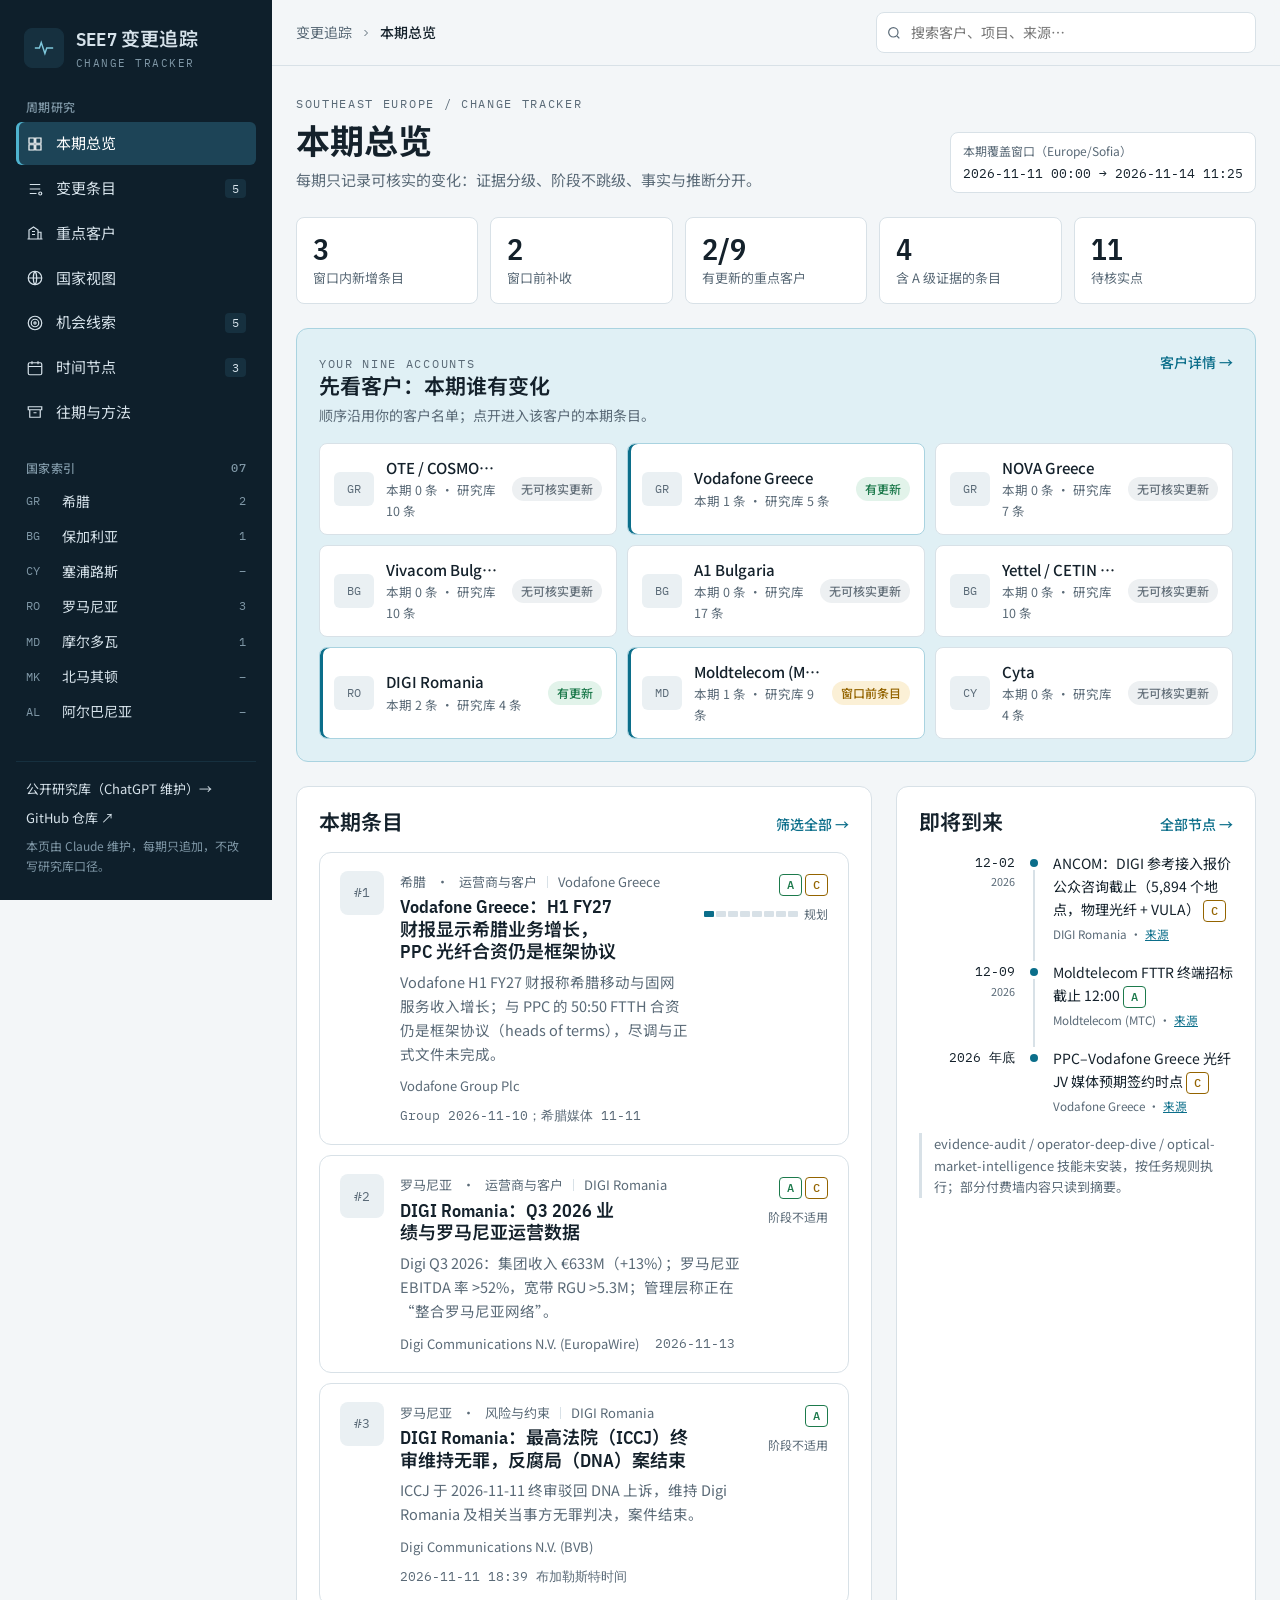
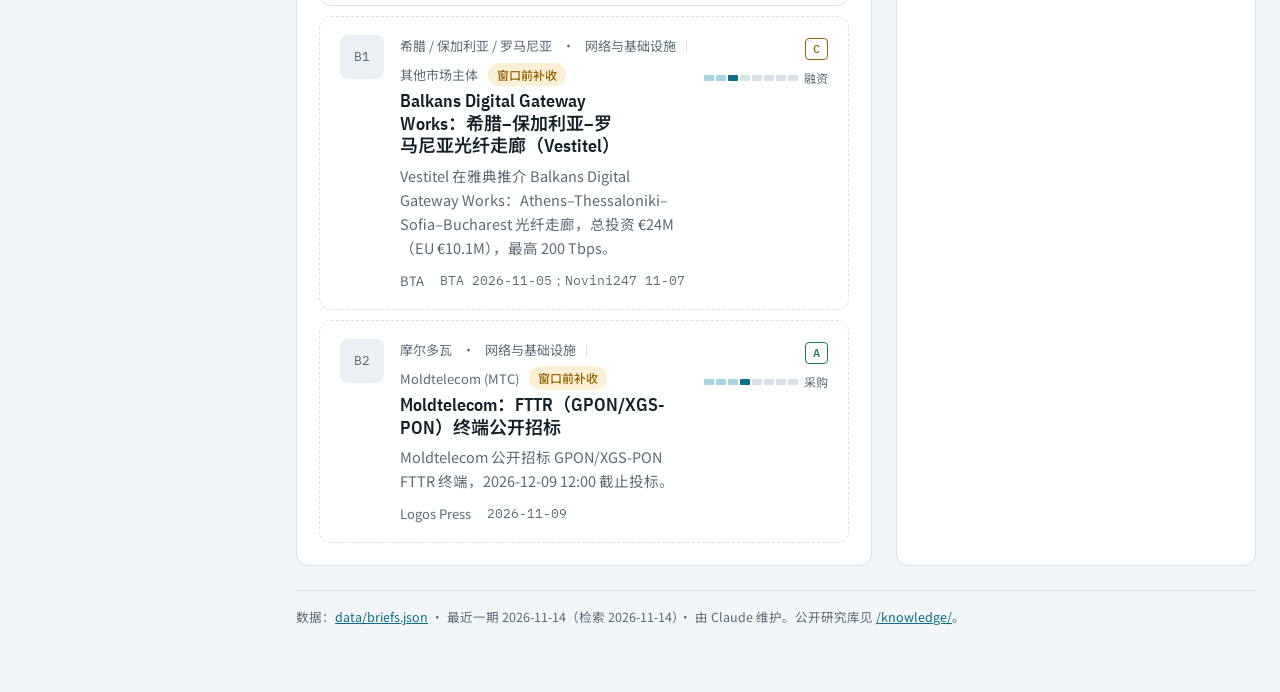
<file: docs/index.html>
<!doctype html>
<html lang="zh-CN">
<head>
<meta charset="utf-8">
<meta name="viewport" content="width=device-width, initial-scale=1, viewport-fit=cover">
<title>SEE7 变更追踪</title>
<meta name="description" content="东南欧七国光传送、运营商、数据中心、海缆与 DCI 的周期变更追踪：证据等级、项目阶段、客户状态与时间节点。">
<link rel="preconnect" href="https://fonts.googleapis.com">
<link rel="stylesheet" href="https://fonts.googleapis.com/css2?family=Noto+Sans+SC:wght@400;500;700&family=IBM+Plex+Mono:wght@400;500&family=IBM+Plex+Sans+Condensed:wght@500;600;700&display=swap">
<style>
/* Layout: fixed ink sidebar (nav + country index) beside a scrolling workspace; each view = header, filter chips, then cards or tables */
:root{
  --side:#0e1f2b; --side-2:#16303f; --side-fg:#d6e2ea; --side-muted:#7f97a6; --side-active:#1d4457;
  --bg:#f3f6f8; --surface:#ffffff; --sunk:#eaf0f3; --fg:#14212b; --muted:#5a6a77; --line:#d8e1e7;
  --accent:#0b6e8a; --accent-ink:#ffffff; --accent-soft:#e0f0f5; --accent-line:#a9d3e0;
  --ok:#1d7a4c; --ok-soft:#e2f3ea; --warn:#946400; --warn-soft:#fbf0d6; --idle:#66727c; --idle-soft:#edf0f2; --hot:#b03a2e; --hot-soft:#fbe7e4;
  --gA:#1d7a4c; --gB:#0b6e8a; --gC:#946400; --gD:#b03a2e;
  --f-body:"Noto Sans SC","PingFang SC","Microsoft YaHei",system-ui,sans-serif;
  --f-head:"IBM Plex Sans Condensed","Noto Sans SC","PingFang SC",system-ui,sans-serif;
  --f-mono:"IBM Plex Mono",ui-monospace,Menlo,Consolas,monospace;
  --r:8px;
}
@media (prefers-color-scheme: dark){:root:not([data-theme="light"]){
  --side:#0a161e; --side-2:#12252f; --side-active:#1a3d4e;
  --bg:#0f171d; --surface:#162129; --sunk:#1b2932; --fg:#e3eaef; --muted:#97a6b1; --line:#26363f;
  --accent:#4fb3cf; --accent-ink:#06222c; --accent-soft:#12303b; --accent-line:#24566a;
  --ok:#5cc58f; --ok-soft:#133022; --warn:#e2b34c; --warn-soft:#30280f; --idle:#8e9aa3; --idle-soft:#1e2a31; --hot:#ec8a7e; --hot-soft:#3a1d19;
  --gA:#5cc58f; --gB:#4fb3cf; --gC:#e2b34c; --gD:#ec8a7e; color-scheme:dark}}
:root[data-theme="dark"]{
  --side:#0a161e; --side-2:#12252f; --side-active:#1a3d4e;
  --bg:#0f171d; --surface:#162129; --sunk:#1b2932; --fg:#e3eaef; --muted:#97a6b1; --line:#26363f;
  --accent:#4fb3cf; --accent-ink:#06222c; --accent-soft:#12303b; --accent-line:#24566a;
  --ok:#5cc58f; --ok-soft:#133022; --warn:#e2b34c; --warn-soft:#30280f; --idle:#8e9aa3; --idle-soft:#1e2a31; --hot:#ec8a7e; --hot-soft:#3a1d19;
  --gA:#5cc58f; --gB:#4fb3cf; --gC:#e2b34c; --gD:#ec8a7e; color-scheme:dark}
*{box-sizing:border-box}
html,body{margin:0}
body{background:var(--bg);color:var(--fg);font-family:var(--f-body);font-size:15px;line-height:1.65;-webkit-font-smoothing:antialiased}
a{color:var(--accent)}
button,select,input{font:inherit;color:inherit}
:focus-visible{outline:2px solid var(--accent);outline-offset:2px}
.mono{font-family:var(--f-mono);font-variant-numeric:tabular-nums}
h1,h2,h3{font-family:var(--f-head);margin:0;line-height:1.25;text-wrap:balance}

/* shell */
.shell{display:grid;grid-template-columns:272px minmax(0,1fr);min-height:100vh}
.side{background:var(--side);color:var(--side-fg);position:sticky;top:0;height:100vh;overflow-y:auto;display:flex;flex-direction:column;gap:24px;padding:24px 16px;padding-left:max(16px,env(safe-area-inset-left,0px))}
.brand{display:flex;gap:12px;align-items:center;color:inherit;text-decoration:none;padding:0 8px}
.brand-mark{width:40px;height:40px;border:1px solid var(--side-2);border-radius:8px;display:grid;place-items:center;background:var(--side-2)}
.brand b{display:block;font-family:var(--f-head);font-size:19px;font-weight:600;letter-spacing:.01em}
.brand small{display:block;font-family:var(--f-mono);font-size:10.5px;letter-spacing:.14em;color:var(--side-muted)}
.side h4{margin:0 0 6px;padding:0 10px;font-size:12px;font-weight:500;color:var(--side-muted);display:flex;justify-content:space-between;letter-spacing:.04em}
.nav{display:flex;flex-direction:column;gap:2px}
.nav a{display:flex;align-items:center;gap:12px;padding:9px 10px;border-radius:6px;color:var(--side-fg);text-decoration:none;font-size:15px}
.nav a:hover{background:var(--side-2)}
.nav a[aria-current="page"]{background:var(--side-active);color:#fff;box-shadow:inset 3px 0 0 #4fb3cf}
.nav svg{width:18px;height:18px;flex:none;stroke:currentColor;fill:none;stroke-width:1.6}
.nav .count{margin-left:auto;font-family:var(--f-mono);font-size:12px;background:var(--side-2);padding:0 7px;border-radius:4px;color:var(--side-fg)}
.cidx a{display:grid;grid-template-columns:30px 1fr auto;gap:6px;padding:6px 10px;border-radius:6px;color:var(--side-fg);text-decoration:none;font-size:14px}
.cidx a:hover{background:var(--side-2)}
.cidx a[aria-current="true"]{background:var(--side-active)}
.cidx code{font-family:var(--f-mono);font-size:12px;color:var(--side-muted);align-self:center}
.cidx span:last-child{font-family:var(--f-mono);font-size:12px;color:var(--side-muted);align-self:center}
.side-foot{margin-top:auto;border-top:1px solid var(--side-2);padding:16px 10px 0;display:flex;flex-direction:column;gap:8px;font-size:13px}
.side-foot a{color:var(--side-fg);text-decoration:none}
.side-foot a:hover{text-decoration:underline}
.side-foot p{margin:0;color:var(--side-muted);font-size:12px}

.main{min-width:0;display:flex;flex-direction:column}
.topbar{position:sticky;top:0;z-index:5;background:color-mix(in srgb,var(--bg) 88%,transparent);backdrop-filter:blur(8px);border-bottom:1px solid var(--line);display:flex;align-items:center;gap:16px;padding-block:12px;padding-left:max(24px,env(safe-area-inset-left,0px));padding-right:max(24px,env(safe-area-inset-right,0px))}
.menu-btn{display:none;background:none;border:1px solid var(--line);border-radius:6px;padding:6px 8px;cursor:pointer}
.crumb{font-size:14px;color:var(--muted);display:flex;gap:8px;align-items:center;min-width:0;white-space:nowrap}
.crumb b{color:var(--fg);font-weight:500}
.search{margin-left:auto;position:relative;width:min(380px,45vw)}
.search input{width:100%;border:1px solid var(--line);background:var(--surface);border-radius:8px;padding:8px 12px 8px 34px;font-size:14px}
.search svg{position:absolute;left:10px;top:50%;transform:translateY(-50%);width:16px;height:16px;stroke:var(--muted);fill:none;stroke-width:1.8}
.content{padding-block:28px 64px;padding-left:max(24px,env(safe-area-inset-left,0px));padding-right:max(24px,env(safe-area-inset-right,0px));display:flex;flex-direction:column;gap:24px;max-width:1200px;width:100%}
.eyebrow{font-family:var(--f-mono);font-size:12px;letter-spacing:.14em;text-transform:uppercase;color:var(--muted)}
.head{display:flex;justify-content:space-between;align-items:flex-end;gap:16px;flex-wrap:wrap}
.head h1{font-size:34px;font-weight:700;margin-top:6px}
.head p{margin:6px 0 0;color:var(--muted)}
.window{font-family:var(--f-mono);font-size:13px;background:var(--surface);border:1px solid var(--line);border-radius:8px;padding:8px 12px;display:flex;flex-direction:column;gap:2px}
.window span{color:var(--muted);font-family:var(--f-body);font-size:12px}

.chips{display:flex;flex-wrap:wrap;gap:8px}
.chip{border:1px solid var(--line);background:var(--surface);border-radius:8px;padding:7px 14px;cursor:pointer;font-size:14px}
.chip:hover{border-color:var(--accent-line)}
.chip[aria-pressed="true"]{background:var(--accent);border-color:var(--accent);color:var(--accent-ink)}
.chip small{font-family:var(--f-mono);opacity:.7;margin-left:4px}
.filters{display:flex;flex-wrap:wrap;gap:10px;align-items:center}
.filters select{border:1px solid var(--line);background:var(--surface);border-radius:8px;padding:8px 10px;min-width:150px;font-size:14px}
.filters .spacer{margin-left:auto;display:flex;gap:14px;align-items:center;font-size:14px;color:var(--muted)}
.linkbtn{background:none;border:0;color:var(--accent);cursor:pointer;padding:0;font-weight:500}

.kpis{display:grid;grid-template-columns:repeat(auto-fit,minmax(170px,1fr));gap:12px}
.kpi{background:var(--surface);border:1px solid var(--line);border-radius:var(--r);padding:14px 16px;display:flex;flex-direction:column;gap:2px}
.kpi b{font-family:var(--f-head);font-size:30px;font-weight:600;font-variant-numeric:tabular-nums;line-height:1.1}
.kpi span{font-size:13px;color:var(--muted)}
.panel{background:var(--surface);border:1px solid var(--line);border-radius:12px;padding:22px;display:flex;flex-direction:column;gap:16px;min-width:0}
.panel.tint{background:var(--accent-soft);border-color:var(--accent-line)}
.panel-head{display:flex;justify-content:space-between;align-items:baseline;gap:12px;flex-wrap:wrap}
.panel-head h2{font-size:21px;font-weight:600}
.panel-head p{margin:4px 0 0;color:var(--muted);font-size:14px}
.go{color:var(--accent);text-decoration:none;font-weight:500;font-size:14px;white-space:nowrap}
.go:hover{text-decoration:underline}
.cols{display:grid;grid-template-columns:minmax(0,1.6fr) minmax(0,1fr);gap:24px}

.acc-grid{display:grid;grid-template-columns:repeat(auto-fill,minmax(270px,1fr));gap:10px}
.acc{display:grid;grid-template-columns:40px minmax(0,1fr) auto;gap:12px;align-items:center;background:var(--surface);border:1px solid var(--line);border-radius:var(--r);padding:12px 14px;text-decoration:none;color:inherit}
.acc:hover{border-color:var(--accent-line)}
.acc.has{border-color:var(--accent-line);box-shadow:inset 3px 0 0 var(--accent)}
.code{font-family:var(--f-mono);font-size:12px;width:40px;height:34px;display:grid;place-items:center;border-radius:6px;background:var(--sunk);color:var(--muted)}
.acc b{display:block;font-weight:500;font-size:15px;overflow:hidden;text-overflow:ellipsis;white-space:nowrap}
.acc small{display:block;color:var(--muted);font-size:12.5px}
.pill{font-size:12px;padding:2px 9px;border-radius:999px;white-space:nowrap;font-weight:500;display:inline-block}
.p-update{background:var(--ok-soft);color:var(--ok)}
.p-none{background:var(--idle-soft);color:var(--idle)}
.p-before{background:var(--warn-soft);color:var(--warn)}
.p-hi{background:var(--hot-soft);color:var(--hot)}
.p-mid{background:var(--warn-soft);color:var(--warn)}
.p-lo{background:var(--idle-soft);color:var(--idle)}
.grade{font-family:var(--f-mono);font-size:12px;font-weight:500;padding:0 7px;border-radius:4px;border:1px solid currentColor;display:inline-block;line-height:20px}
.gA{color:var(--gA)}.gB{color:var(--gB)}.gC{color:var(--gC)}.gD{color:var(--gD)}

/* items */
.list{display:flex;flex-direction:column;gap:10px}
.item{display:grid;grid-template-columns:44px minmax(0,1fr) auto;gap:16px;background:var(--surface);border:1px solid var(--line);border-radius:12px;padding:18px 20px;cursor:pointer;text-align:left;width:100%}
.item:hover{border-color:var(--accent-line)}
.item.before{border-style:dashed}
.item .ic{width:44px;height:44px;border-radius:8px;background:var(--sunk);display:grid;place-items:center;font-family:var(--f-mono);font-size:13px;color:var(--muted)}
.item .meta{font-size:13px;color:var(--muted);display:flex;flex-wrap:wrap;gap:6px 10px;align-items:center}
.item .meta i{font-style:normal;width:1px;height:12px;background:var(--line)}
.item h3{font-size:18px;font-weight:600;margin:4px 0 6px}
.item p{margin:0;color:var(--muted);font-size:14.5px}
.item .foot{margin-top:10px;display:flex;flex-wrap:wrap;gap:8px 16px;font-size:13px;color:var(--muted);align-items:center}
.item .right{display:flex;flex-direction:column;align-items:flex-end;gap:8px}
.mini-ladder{display:flex;gap:2px}
.mini-ladder span{width:10px;height:6px;border-radius:1px;background:var(--line)}
.mini-ladder .done{background:var(--accent-line)}
.mini-ladder .now{background:var(--accent)}
.stage-label{font-size:12px;color:var(--muted)}
.empty{background:var(--surface);border:1px dashed var(--line);border-radius:12px;padding:28px;text-align:center;color:var(--muted)}

/* tables */
.tbl{overflow-x:auto;border:1px solid var(--line);border-radius:12px;background:var(--surface)}
table{border-collapse:collapse;width:100%;font-size:14.5px}
th,td{text-align:left;padding:13px 16px;border-bottom:1px solid var(--line);vertical-align:top}
th{font-size:13px;font-weight:500;color:var(--muted);background:var(--sunk);white-space:nowrap}
tr:last-child td{border-bottom:0}
td b{font-weight:500}
td small{display:block;color:var(--muted);font-size:12.5px}
.row-link{cursor:pointer}
.row-link:hover td{background:var(--sunk)}

.cgrid{display:grid;grid-template-columns:repeat(auto-fill,minmax(300px,1fr));gap:14px}
.ccard{background:var(--surface);border:1px solid var(--line);border-radius:12px;padding:22px;display:flex;flex-direction:column;gap:10px;text-decoration:none;color:inherit}
.ccard:hover{border-color:var(--accent-line)}
.ccard h3{font-size:24px;font-weight:600}
.ccard .en{color:var(--muted);font-size:14px;margin-top:-6px}
.ccard p{margin:0;font-size:14.5px}
.ccard .bottom{margin-top:auto;border-top:1px solid var(--line);padding-top:12px;display:flex;justify-content:space-between;gap:8px;font-size:13px;color:var(--muted);flex-wrap:wrap}

.timeline{display:flex;flex-direction:column}
.tl{display:grid;grid-template-columns:96px 14px minmax(0,1fr);gap:12px;padding-bottom:16px}
.tl:last-child{padding-bottom:0}
.tl .d{font-family:var(--f-mono);font-size:13px;color:var(--fg);text-align:right}
.tl .d small{display:block;color:var(--muted);font-family:var(--f-body)}
.tl .dot{position:relative}
.tl .dot::before{content:"";position:absolute;left:3px;top:7px;width:8px;height:8px;border-radius:50%;background:var(--accent)}
.tl .dot::after{content:"";position:absolute;left:6px;top:18px;bottom:-16px;width:2px;background:var(--line)}
.tl:last-child .dot::after{display:none}
.tl p{margin:0;font-size:14px}

/* dialog */
dialog{border:0;border-radius:14px;padding:0;width:min(860px,calc(100vw - 32px));max-height:calc(100vh - 48px);background:var(--surface);color:var(--fg);box-shadow:0 24px 64px rgba(0,0,0,.28)}
dialog::backdrop{background:rgba(8,20,28,.55)}
.dlg{padding:26px 28px;display:flex;flex-direction:column;gap:18px}
.dlg-top{display:flex;justify-content:space-between;gap:12px;align-items:flex-start}
.dlg h2{font-size:23px;font-weight:600}
.close{background:var(--sunk);border:0;border-radius:6px;padding:6px 12px;cursor:pointer;flex:none}
.dates{display:grid;grid-template-columns:repeat(auto-fit,minmax(170px,1fr));gap:6px 18px;margin:0}
.dates dt{font-size:12px;color:var(--muted)}
.dates dd{margin:0;font-family:var(--f-mono);font-size:13px}
.ladder{display:flex;gap:2px;overflow-x:auto}
.ladder span{flex:1 0 auto;min-width:54px;text-align:center;font-size:12px;padding:5px 6px;background:var(--idle-soft);color:var(--idle)}
.ladder span:first-child{border-radius:5px 0 0 5px}.ladder span:last-child{border-radius:0 5px 5px 0}
.ladder .done{background:var(--accent-soft);color:var(--accent)}
.ladder .now{background:var(--accent);color:var(--accent-ink);font-weight:700}
.ladder.na span{opacity:.45}
.lbl{font-family:var(--f-mono);font-size:11px;letter-spacing:.1em;text-transform:uppercase;color:var(--muted);margin-bottom:6px}
.lbl.inf{color:var(--warn)}
.split{display:grid;grid-template-columns:1fr 1fr;gap:18px}
.split>div{min-width:0}
.dlg ul{margin:0;padding-left:18px}
.dlg li+li{margin-top:5px}
.opp{background:var(--accent-soft);border-radius:8px;padding:12px 14px}
.verify li::marker{content:"? ";color:var(--warn);font-family:var(--f-mono)}
.srcs li{word-break:break-word;font-size:14px}
.kb{font-size:13px;color:var(--muted)}

.note{font-size:13px;color:var(--muted);border-left:3px solid var(--line);padding-left:12px;margin:0}
.legend{display:flex;flex-wrap:wrap;gap:8px 18px;font-size:13px;color:var(--muted)}
footer{font-size:12.5px;color:var(--muted);border-top:1px solid var(--line);padding-top:16px}

@media (max-width:980px){.cols{grid-template-columns:1fr}}
@media (max-width:860px){
  .shell{grid-template-columns:1fr}
  .side{position:fixed;inset:0 auto 0 0;width:280px;z-index:20;transform:translateX(-100%);transition:transform .2s ease;padding-top:max(24px,env(safe-area-inset-top,0px))}
  .side.open{transform:none;box-shadow:0 0 0 100vmax rgba(8,20,28,.5)}
  .menu-btn{display:inline-flex}
  .topbar{top:env(safe-area-inset-top,0px)}
  body::before{content:"";position:fixed;inset:0 0 auto;height:env(safe-area-inset-top,0px);z-index:10;background:var(--bg)}
  .search{width:auto;flex:1}
  .crumb span,.crumb svg{display:none}
  .head h1{font-size:27px}
  .split{grid-template-columns:1fr}
  .item{grid-template-columns:minmax(0,1fr)}
  .item .ic{display:none}
  .item .right{flex-direction:row;align-items:center;justify-content:flex-start}
  .content,.topbar{padding-left:max(16px,env(safe-area-inset-left,0px));padding-right:max(16px,env(safe-area-inset-right,0px))}
  .dlg{padding:20px}
}
@media (prefers-reduced-motion: reduce){.side{transition:none}}
</style>
</head>
<body>
<div class="shell">
  <aside class="side" id="side" aria-label="导航">
    <a class="brand" href="#view=overview">
      <span class="brand-mark" aria-hidden="true"><svg width="22" height="22" viewBox="0 0 24 24" fill="none" stroke="#7fc8dc" stroke-width="1.6"><path d="M2 12h5l2-6 4 12 2-6h7"/></svg></span>
      <span><b>SEE7 变更追踪</b><small>CHANGE TRACKER</small></span>
    </a>
    <div>
      <h4>周期研究</h4>
      <nav class="nav" id="nav"></nav>
    </div>
    <div class="cidx">
      <h4><span>国家索引</span><span class="mono">07</span></h4>
      <div id="cidx"></div>
    </div>
    <div class="side-foot">
      <a href="./knowledge/">公开研究库（ChatGPT 维护）→</a>
      <a href="https://github.com/Purple-Sunshine-Harry/see-search" target="_blank" rel="noopener">GitHub 仓库 ↗</a>
      <p>本页由 Claude 维护，每期只追加，不改写研究库口径。</p>
    </div>
  </aside>

  <div class="main">
    <header class="topbar">
      <button class="menu-btn" id="menu" aria-label="打开导航" aria-expanded="false"><svg width="18" height="18" viewBox="0 0 24 24" fill="none" stroke="currentColor" stroke-width="1.8"><path d="M4 7h16M4 12h16M4 17h16"/></svg></button>
      <div class="crumb"><span>变更追踪</span><svg width="12" height="12" viewBox="0 0 24 24" fill="none" stroke="currentColor" stroke-width="2"><path d="m9 6 6 6-6 6"/></svg><b id="crumb">本期总览</b></div>
      <label class="search"><svg viewBox="0 0 24 24"><circle cx="11" cy="11" r="7"/><path d="m20 20-3.5-3.5"/></svg><input id="q" type="search" placeholder="搜索客户、项目、来源…" autocomplete="off" aria-label="搜索变更条目"></label>
    </header>
    <main class="content" id="view" aria-live="polite">
      <div class="empty">正在载入数据…</div>
    </main>
  </div>
</div>
<dialog id="dlg" aria-labelledby="dlg-title"><div id="dlg-body"></div></dialog>
<noscript><p style="padding:24px">本页需要 JavaScript。结构化数据见 <a href="./data/briefs.json">data/briefs.json</a>。</p></noscript>

<script>
(function(){
const ICONS={
 overview:'<path d="M4 4h7v7H4zM13 4h7v7h-7zM4 13h7v7H4zM13 13h7v7h-7z"/>',
 changes:'<path d="M5 6h14M5 12h14M5 18h9"/><circle cx="19" cy="18" r="2"/>',
 accounts:'<path d="M4 20V8l6-4 6 4v12M16 20V11h4v9M8 10h4M8 14h4M2 20h20"/>',
 countries:'<circle cx="12" cy="12" r="9"/><path d="M3 12h18M12 3c3 3.5 3 14.5 0 18M12 3c-3 3.5-3 14.5 0 18"/>',
 opportunities:'<circle cx="12" cy="12" r="9"/><circle cx="12" cy="12" r="5"/><circle cx="12" cy="12" r="1.5"/>',
 calendar:'<rect x="3" y="5" width="18" height="16" rx="2"/><path d="M3 10h18M8 3v4M16 3v4"/>',
 archive:'<path d="M3 5h18v4H3zM5 9v10h14V9M10 13h4"/>'
};
const VIEWS=[
 ["overview","本期总览","SOUTHEAST EUROPE / CHANGE TRACKER"],
 ["changes","变更条目","EVIDENCE · STAGE · INFERENCE"],
 ["accounts","重点客户","NINE ACCOUNT GROUPS"],
 ["countries","国家视图","SEVEN MARKETS"],
 ["opportunities","机会线索","LEADS TO VERIFY"],
 ["calendar","时间节点","DEADLINES & TRIGGERS"],
 ["archive","往期与方法","PERIODS · EXCLUSIONS · METHOD"]
];
const TOPIC_DEFAULT="all";
let D=null, KB=null;
const S={view:"overview",country:"all",account:"all",topic:"all",grade:"all",stage:"all",win:"all",period:"all",q:""};

const $=s=>document.querySelector(s);
const esc=v=>String(v??"").replace(/[&<>"']/g,c=>({"&":"&amp;","<":"&lt;",">":"&gt;",'"':"&quot;","'":"&#39;"}[c]));
const svg=k=>`<svg viewBox="0 0 24 24" aria-hidden="true">${ICONS[k]}</svg>`;

function readHash(){
  const p=new URLSearchParams(location.hash.slice(1));
  for(const k of Object.keys(S)){ S[k]=p.get(k)||(k==="q"?"":k==="view"?"overview":"all"); }
  if(!VIEWS.some(v=>v[0]===S.view)) S.view="overview";
}
function writeHash(patch){
  Object.assign(S,patch);
  const p=new URLSearchParams();
  p.set("view",S.view);
  for(const k of ["country","account","topic","grade","stage","win","period"]) if(S[k]!=="all") p.set(k,S[k]);
  if(S.q) p.set("q",S.q);
  const h="#"+p.toString();
  if(location.hash!==h) location.hash=h; else render();
}
const link=patch=>{const n={...S,...patch};const p=new URLSearchParams();p.set("view",n.view);for(const k of ["country","account","topic","grade","stage","win","period"]) if(n[k]&&n[k]!=="all") p.set(k,n[k]);if(n.q) p.set("q",n.q);return "#"+p.toString();};

const period=()=>D.periods[0];
const cur=()=>D.items.filter(i=>i.period===period().id);
const acc=id=>D.accounts.find(a=>a.id===id);
const ctry=id=>D.countries.find(c=>c.id===id);
const kbCount=(key,val)=>KB?KB.insights.filter(r=>(r[key]||[]).includes(val)).length:null;
const kbLink=(key,val)=>`./knowledge/#view=overview&${key}=${encodeURIComponent(val)}`;
const STATUS={update:["有更新","p-update"],none:["无可核实更新","p-none"],before:["窗口前条目","p-before"]};
const PRI={"高":"p-hi","中":"p-mid","低":"p-lo"};
const prioRank={"高":0,"中":1,"低":2};

function filtered(){
  const q=S.q.trim().toLowerCase();
  return D.items.filter(it=>
    (S.country==="all"||it.countries.includes(S.country))&&
    (S.account==="all"||it.accounts.includes(S.account)||it.relatedAccounts.includes(S.account))&&
    (S.topic==="all"||it.topic===S.topic)&&
    (S.grade==="all"||it.grades.includes(S.grade))&&
    (S.stage==="all"||(S.stage==="na"?it.stage===null:String(it.stage)===S.stage))&&
    (S.win==="all"||it.window===S.win)&&
    (S.period==="all"||it.period===S.period)&&
    (!q||JSON.stringify([it.title,it.summary,it.entity,it.facts,it.inferences,it.sources,it.countries.map(c=>ctry(c).name),it.accounts.map(a=>acc(a).name)]).toLowerCase().includes(q))
  );
}

function nav(){
  const counts={changes:D.items.length,opportunities:cur().length,calendar:period().calendar.length};
  $("#nav").innerHTML=VIEWS.map(([id,name])=>`<a href="${link({view:id})}" ${S.view===id?'aria-current="page"':""}>${svg(id)}<span>${name}</span>${counts[id]?`<span class="count">${counts[id]}</span>`:""}</a>`).join("");
  $("#cidx").innerHTML=D.countries.map(c=>{const n=cur().filter(i=>i.countries.includes(c.id)).length;return `<a href="${link({view:"countries",country:c.id})}" ${S.view==="countries"&&S.country===c.id?'aria-current="true"':""}><code>${c.id}</code><span>${c.name}</span><span>${n||"–"}</span></a>`;}).join("");
}

function head(title,sub,extra=""){
  const v=VIEWS.find(x=>x[0]===S.view);
  return `<div class="head"><div><div class="eyebrow">${v[2]}</div><h1>${esc(title)}</h1><p>${esc(sub)}</p></div>${extra}</div>`;
}
function windowBox(){const p=period();return `<div class="window"><span>本期覆盖窗口（${p.tz}）</span>${esc(p.from)} → ${esc(p.to)}</div>`;}
function countryChips(viewId){
  return `<div class="chips" role="group" aria-label="按国家筛选"><button class="chip" data-country="all" aria-pressed="${S.country==="all"}">全部国家</button>${D.countries.map(c=>`<button class="chip" data-country="${c.id}" aria-pressed="${S.country===c.id}">${c.name}<small>${cur().filter(i=>i.countries.includes(c.id)).length||""}</small></button>`).join("")}</div>`;
}
function ladderMini(st){if(st===null) return `<span class="stage-label">阶段不适用</span>`;return `<span class="mini-ladder" aria-hidden="true">${D.stages.map((s,k)=>`<span class="${k<st?"done":k===st?"now":""}"></span>`).join("")}</span><span class="stage-label">${D.stages[st]}</span>`;}
function itemCard(it){
  const cs=it.countries.map(c=>ctry(c).name).join(" / ");
  const as=it.accounts.length?it.accounts.map(a=>acc(a).name).join("、"):"其他市场主体";
  return `<button class="item${it.window==="before"?" before":""}" data-item="${it.id}">
    <span class="ic">${esc(it.label)}</span>
    <span style="min-width:0"><span class="meta"><span>${esc(cs)}</span><span>·</span><span>${esc(D.topics[it.topic])}</span><i></i><span>${esc(as)}</span>${it.window==="before"?'<span class="pill p-before">窗口前补收</span>':""}</span>
    <h3>${esc(it.title)}</h3><p>${esc(it.summary)}</p>
    <span class="foot"><span>${esc(it.sources[0].title.split(" — ").pop())}</span><span class="mono">${esc(it.dates["发表"]||"")}</span></span></span>
    <span class="right"><span>${it.grades.map(g=>`<span class="grade g${g}">${g}</span>`).join(" ")}</span><span style="display:flex;gap:6px;align-items:center">${ladderMini(it.stage)}</span></span>
  </button>`;
}

/* views */
function vOverview(){
  const p=period(), items=cur();
  const inWin=items.filter(i=>i.window==="in").length, before=items.length-inWin;
  const aCount=items.filter(i=>i.grades.includes("A")).length;
  const vCount=items.reduce((n,i)=>n+i.verify.length,0);
  const updated=Object.values(p.accountStatus).filter(s=>s==="update").length;
  const kpis=[[inWin,"窗口内新增条目"],[before,"窗口前补收"],[`${updated}/9`,"有更新的重点客户"],[aCount,"含 A 级证据的条目"],[vCount,"待核实点"]];
  const accCards=D.accounts.map(a=>{const st=p.accountStatus[a.id]||"none";const n=items.filter(i=>i.accounts.includes(a.id)).length;const k=kbCount("accounts",a.id);
    return `<a class="acc${st!=="none"?" has":""}" href="${link({view:"changes",account:a.id,country:"all"})}"><span class="code">${a.country}</span><span style="min-width:0"><b>${esc(a.name)}</b><small>${n?`本期 ${n} 条`:"本期 0 条"}${k!==null?` · 研究库 ${k} 条`:""}</small></span><span class="pill ${STATUS[st][1]}">${STATUS[st][0]}</span></a>`;}).join("");
  const top=[...items].sort((a,b)=>(a.window>b.window?-1:1)||prioRank[a.priority]-prioRank[b.priority]).map(itemCard).join("");
  return head("本期总览","每期只记录可核实的变化：证据分级、阶段不跳级、事实与推断分开。",windowBox())+
  `<div class="kpis">${kpis.map(([b,s])=>`<div class="kpi"><b>${b}</b><span>${s}</span></div>`).join("")}</div>
  <section class="panel tint"><div class="panel-head"><div><div class="eyebrow">YOUR NINE ACCOUNTS</div><h2>先看客户：本期谁有变化</h2><p>顺序沿用你的客户名单；点开进入该客户的本期条目。</p></div><a class="go" href="${link({view:"accounts"})}">客户详情 →</a></div><div class="acc-grid">${accCards}</div></section>
  <div class="cols"><section class="panel"><div class="panel-head"><h2>本期条目</h2><a class="go" href="${link({view:"changes"})}">筛选全部 →</a></div><div class="list">${top}</div></section>
  <section class="panel"><div class="panel-head"><h2>即将到来</h2><a class="go" href="${link({view:"calendar"})}">全部节点 →</a></div>${timeline(p.calendar)}<p class="note">${esc(p.note)}</p></section></div>`;
}
function vChanges(){
  const rows=filtered();
  const accOpts=D.accounts.map(a=>`<option value="${a.id}" ${S.account===a.id?"selected":""}>${esc(a.name)}</option>`).join("");
  const topicOpts=Object.entries(D.topics).filter(([k])=>D.items.some(i=>i.topic===k)).map(([k,v])=>`<option value="${k}" ${S.topic===k?"selected":""}>${v}</option>`).join("");
  const stageOpts=D.stages.map((s,k)=>`<option value="${k}" ${S.stage===String(k)?"selected":""}>${s}</option>`).join("")+`<option value="na" ${S.stage==="na"?"selected":""}>不适用</option>`;
  const gOpts=Object.entries(D.grades).map(([k,v])=>`<option value="${k}" ${S.grade===k?"selected":""}>${k} · ${v}</option>`).join("");
  return head("变更条目","每条含来源、三种日期、证据等级与项目阶段；点开看事实、推断与待核实点。")+countryChips()+
  `<div class="filters">
    <select data-f="topic" aria-label="主题"><option value="all">全部主题</option>${topicOpts}</select>
    <select data-f="grade" aria-label="证据等级"><option value="all">全部证据等级</option>${gOpts}</select>
    <select data-f="stage" aria-label="项目阶段"><option value="all">全部阶段</option>${stageOpts}</select>
    <select data-f="account" aria-label="客户"><option value="all">全部客户</option>${accOpts}</select>
    <select data-f="period" aria-label="报告期"><option value="all">全部报告期</option>${D.periods.map(p=>`<option value="${p.id}" ${S.period===p.id?"selected":""}>${p.id}</option>`).join("")}</select>
    <select data-f="win" aria-label="窗口"><option value="all">窗口内 + 补收</option><option value="in" ${S.win==="in"?"selected":""}>仅窗口内</option><option value="before" ${S.win==="before"?"selected":""}>仅窗口前补收</option></select>
    <span class="spacer"><span class="mono">${rows.length} 条</span><button class="linkbtn" id="reset">重置筛选</button></span></div>
  <div class="legend">${Object.entries(D.grades).map(([k,v])=>`<span><span class="grade g${k}">${k}</span> ${v}</span>`).join("")}</div>
  <div class="list">${rows.length?rows.map(itemCard).join(""):`<div class="empty">当前筛选下没有条目。没有可核实动态时，本页不会用旧闻填充。</div>`}</div>`;
}
function vAccounts(){
  const p=period();
  const list=D.accounts.filter(a=>S.country==="all"||a.country===S.country);
  const rows=list.map(a=>{const st=p.accountStatus[a.id]||"none";const n=cur().filter(i=>i.accounts.includes(a.id)).length;const r=cur().filter(i=>i.relatedAccounts.includes(a.id)).length;const k=kbCount("accounts",a.id);
    return `<tr class="row-link" data-href="${link({view:"changes",account:a.id,country:"all"})}"><td><b>${esc(a.name)}</b><small>${ctry(a.country).name}</small></td><td>${esc(a.scope)}${p.accountNotes[a.id]?`<small>${esc(p.accountNotes[a.id])}</small>`:""}</td><td><span class="pill ${STATUS[st][1]}">${STATUS[st][0]}</span></td><td class="mono">${n}${r?`<small>另有 ${r} 条相关（推断）</small>`:""}</td><td>${k!==null?`<a href="${kbLink("account",a.id)}">${k} 条 →</a>`:"–"}</td></tr>`;}).join("");
  return head("重点客户","九个客户群，按你的名单顺序；Yettel 商业侧与 CETIN 基础设施侧分开判断。")+countryChips()+
  `<div class="tbl"><table><thead><tr><th>客户群</th><th>研究主体 / 边界</th><th>本期状态</th><th>本期条目</th><th>研究库记录</th></tr></thead><tbody>${rows||`<tr><td colspan="5">该国没有列入名单的重点客户。</td></tr>`}</tbody></table></div>
  <p class="note">“研究库记录”来自同站 /knowledge/（ChatGPT 维护）的公开快照，只做计数与跳转，两边事实不合并。</p>`;
}
function vCountries(){
  if(S.country!=="all"){
    const c=ctry(S.country); const its=cur().filter(i=>i.countries.includes(c.id)); const accs=D.accounts.filter(a=>a.country===c.id); const k=kbCount("countries",c.id); const p=period();
    return head(`${c.name} ${c.en}`,c.watch)+countryChips()+
    `<div class="kpis"><div class="kpi"><b>${its.length}</b><span>本期条目</span></div><div class="kpi"><b>${accs.length}</b><span>名单内客户</span></div><div class="kpi"><b>${k??"–"}</b><span>研究库记录</span></div></div>
    ${accs.length?`<section class="panel"><div class="panel-head"><h2>客户状态</h2></div><div class="acc-grid">${accs.map(a=>{const st=p.accountStatus[a.id]||"none";return `<a class="acc${st!=="none"?" has":""}" href="${link({view:"changes",account:a.id,country:"all"})}"><span class="code">${a.country}</span><span style="min-width:0"><b>${esc(a.name)}</b><small>${esc(a.scope)}</small></span><span class="pill ${STATUS[st][1]}">${STATUS[st][0]}</span></a>`;}).join("")}</div></section>`:""}
    <section class="panel"><div class="panel-head"><h2>本期条目</h2>${k!==null?`<a class="go" href="${kbLink("country",c.id)}">在研究库查看 ${c.name} →</a>`:""}</div><div class="list">${its.length?its.map(itemCard).join(""):`<div class="empty">本期无可核实更新。</div>`}</div></section>`;
  }
  return head("国家视图","七个市场的本期变化与长期关注点；点卡片进入单国视图。")+countryChips()+
  `<div class="cgrid">${D.countries.map(c=>{const n=cur().filter(i=>i.countries.includes(c.id)).length;const k=kbCount("countries",c.id);return `<a class="ccard" href="${link({view:"countries",country:c.id})}"><span class="code">${c.id}</span><h3>${c.name}</h3><div class="en">${c.en}</div><p>${esc(c.watch)}</p><div class="bottom"><span>本期 ${n} 条${k!==null?` · 研究库 ${k} 条`:""}</span><span style="color:var(--accent)">进入 →</span></div></a>`;}).join("")}</div>`;
}
function vOpps(){
  const rows=filtered().filter(i=>S.period!=="all"||i.period===period().id).sort((a,b)=>prioRank[a.priority]-prioRank[b.priority]);
  return head("机会线索","研究口径的线索排序，不是已确认商机；每条都要先过“待核实点”。")+countryChips()+
  `<div class="tbl"><table><thead><tr><th>线索</th><th>优先级</th><th>阶段</th><th>触发事件</th><th>下一步</th><th>证据</th></tr></thead><tbody>${rows.map(it=>`<tr class="row-link" data-item="${it.id}"><td><b>${esc(it.title)}</b><small>${esc(it.opportunity)}</small></td><td><span class="pill ${PRI[it.priority]}">${it.priority}</span></td><td style="white-space:nowrap">${it.stage===null?"不适用":D.stages[it.stage]}</td><td>${esc(it.trigger)}</td><td>${esc(it.nextStep)}</td><td>${it.grades.map(g=>`<span class="grade g${g}">${g}</span>`).join(" ")}</td></tr>`).join("")||`<tr><td colspan="6">当前筛选下没有线索。</td></tr>`}</tbody></table></div>`;
}
function timeline(list){return `<div class="timeline">${[...list].sort((a,b)=>a.date.localeCompare(b.date)).map(e=>`<div class="tl"><div class="d">${esc(e.dateLabel||e.date.slice(5))}<small>${esc(e.dateLabel?"":e.date.slice(0,4))}</small></div><div class="dot"></div><p>${esc(e.event)} <span class="grade g${e.grade}">${e.grade}</span><br><small style="color:var(--muted)">${esc(acc(e.account)?.name||"")} · <a href="${esc(e.url)}" target="_blank" rel="noopener">来源</a></small></p></div>`).join("")}</div>`;}
function vCalendar(){
  return head("时间节点","投标截止、咨询期和预期签约等会改变机会窗口的日期。不计入本期新增。")+`<section class="panel">${timeline(period().calendar)}</section>`;
}
function vArchive(){
  return head("往期与方法","每期报告原文、排除的条目，以及证据和阶段的判定规则。")+
  `<div class="tbl"><table><thead><tr><th>报告期</th><th>覆盖窗口</th><th>条目</th><th>原文</th></tr></thead><tbody>${D.periods.map(p=>`<tr><td class="mono">${p.id}</td><td class="mono">${esc(p.from)} → ${esc(p.to)}<small>${p.tz}</small></td><td class="mono">${D.items.filter(i=>i.period===p.id).length}</td><td><a href="${esc(p.report)}" target="_blank" rel="noopener">Markdown ↗</a></td></tr>`).join("")}</tbody></table></div>
  <section class="panel"><div class="panel-head"><h2>本期排除的条目</h2></div><div class="tbl" style="border:0"><table><thead><tr><th>条目</th><th>排除原因</th></tr></thead><tbody>${period().excluded.map(([a,b])=>`<tr><td>${esc(a)}</td><td>${esc(b)}</td></tr>`).join("")}</tbody></table></div></section>
  <section class="panel"><div class="panel-head"><h2>判定规则</h2></div>
  <div class="legend">${Object.entries(D.grades).map(([k,v])=>`<span><span class="grade g${k}">${k}</span> ${v}</span>`).join("")}</div>
  <div><div class="lbl">项目阶段（不得跳级）</div><div class="ladder">${D.stages.map(s=>`<span>${s}</span>`).join("")}</div></div>
  <p class="note">某客户本期没有可核实动态时写“无可核实更新”，不用旧闻填充。发布日期早于窗口的条目单列为“窗口前补收”。与 /knowledge/ 研究库口径独立，不合并对方事实。</p></section>`;
}

function detail(id){
  const it=D.items.find(i=>i.id===id); if(!it) return;
  const ladder=it.stage===null?`<div class="ladder na">${D.stages.map(s=>`<span>${s}</span>`).join("")}</div>`:`<div class="ladder">${D.stages.map((s,k)=>`<span class="${k<it.stage?"done":k===it.stage?"now":""}">${s}</span>`).join("")}</div>`;
  const rel=it.relatedAccounts.length?`<p class="kb">可能受影响的客户（推断）：${it.relatedAccounts.map(a=>esc(acc(a).name)).join("、")}</p>`:"";
  $("#dlg-body").innerHTML=`<div class="dlg">
   <div class="dlg-top"><div><div class="eyebrow">${esc(it.label)} · ${it.countries.map(c=>ctry(c).name).join(" / ")} · ${esc(D.topics[it.topic])}</div><h2 id="dlg-title">${esc(it.title)}</h2></div><button class="close" id="close">关闭</button></div>
   <div>${it.grades.map(g=>`<span class="grade g${g}">${g}</span>`).join(" ")} <span class="kb">${esc(it.gradeNote)} · 实体：${esc(it.entity)}</span></div>${rel}
   <dl class="dates">${Object.entries(it.dates).map(([k,v])=>`<div><dt>${esc(k)}</dt><dd>${esc(v)}</dd></div>`).join("")}</dl>
   <div><div class="lbl">项目阶段</div>${ladder}<p class="kb" style="margin:6px 0 0">${esc(it.stageNote)}</p></div>
   <div class="split"><div><div class="lbl">事实</div><ul>${it.facts.map(f=>`<li>${esc(f)}</li>`).join("")}</ul></div><div><div class="lbl inf">推断</div><ul>${it.inferences.map(f=>`<li>${esc(f)}</li>`).join("")}</ul></div></div>
   <div class="opp"><div class="lbl">销售机会意义 · 优先级 ${it.priority}</div>${esc(it.opportunity)}<p class="kb" style="margin:8px 0 0">触发事件：${esc(it.trigger)} · 下一步：${esc(it.nextStep)}</p></div>
   <div><div class="lbl">待核实</div><ul class="verify">${it.verify.map(f=>`<li>${esc(f)}</li>`).join("")}</ul></div>
   <div><div class="lbl">来源</div><ul class="srcs">${it.sources.map(s=>`<li>${esc(s.title)}<br><a href="${esc(s.url)}" target="_blank" rel="noopener">${esc(s.url)}</a></li>`).join("")}</ul></div>
  </div>`;
  const d=$("#dlg"); if(d.showModal) d.showModal(); else d.setAttribute("open","");
  $("#close").onclick=()=>d.close();
}

function render(){
  nav();
  const v=VIEWS.find(x=>x[0]===S.view);
  $("#crumb").textContent=v[1];
  document.title=(S.view==="overview"?"":v[1]+" · ")+"SEE7 变更追踪";
  const q=$("#q"); if(document.activeElement!==q) q.value=S.q;
  const fn={overview:vOverview,changes:vChanges,accounts:vAccounts,countries:vCountries,opportunities:vOpps,calendar:vCalendar,archive:vArchive}[S.view];
  $("#view").innerHTML=fn()+`<footer>数据：<a href="./data/briefs.json">data/briefs.json</a> · 最近一期 ${period().id}（检索 ${period().retrieved}）· 由 Claude 维护。公开研究库见 <a href="./knowledge/">/knowledge/</a>。</footer>`;
  $("#side").classList.remove("open"); $("#menu").setAttribute("aria-expanded","false");
}

document.addEventListener("click",e=>{
  const c=e.target.closest("[data-country]"); if(c){writeHash({country:c.dataset.country});return;}
  const it=e.target.closest("[data-item]"); if(it){detail(it.dataset.item);return;}
  const r=e.target.closest("tr[data-href]"); if(r&&!e.target.closest("a")){location.hash=r.dataset.href;return;}
  if(e.target.id==="reset"){writeHash({country:"all",account:"all",topic:"all",grade:"all",stage:"all",win:"all",period:"all",q:""});return;}
  if(e.target===$("#dlg")) $("#dlg").close();
});
document.addEventListener("change",e=>{const f=e.target.dataset.f; if(f) writeHash({[f]:e.target.value});});
let t; $("#q").addEventListener("input",e=>{clearTimeout(t);t=setTimeout(()=>{const v=e.target.value.trim();writeHash({q:v,view:v&&!["changes","opportunities"].includes(S.view)?"changes":S.view});},250);});
$("#menu").addEventListener("click",()=>{const s=$("#side");s.classList.toggle("open");$("#menu").setAttribute("aria-expanded",s.classList.contains("open"));});
window.addEventListener("hashchange",()=>{readHash();render();});

fetch("./data/briefs.json").then(r=>{if(!r.ok) throw new Error(r.status);return r.json();}).then(d=>{
  D=d; readHash(); render();
  fetch("./knowledge/data.json").then(r=>r.ok?r.json():null).then(k=>{if(k&&Array.isArray(k.insights)){KB=k;render();}}).catch(()=>{});
}).catch(err=>{$("#view").innerHTML=`<div class="empty">数据载入失败（${esc(err.message)}）。请稍后刷新，或直接查看 <a href="./data/briefs.json">data/briefs.json</a>。</div>`;});
})();
</script>
</body>
</html>
</file>
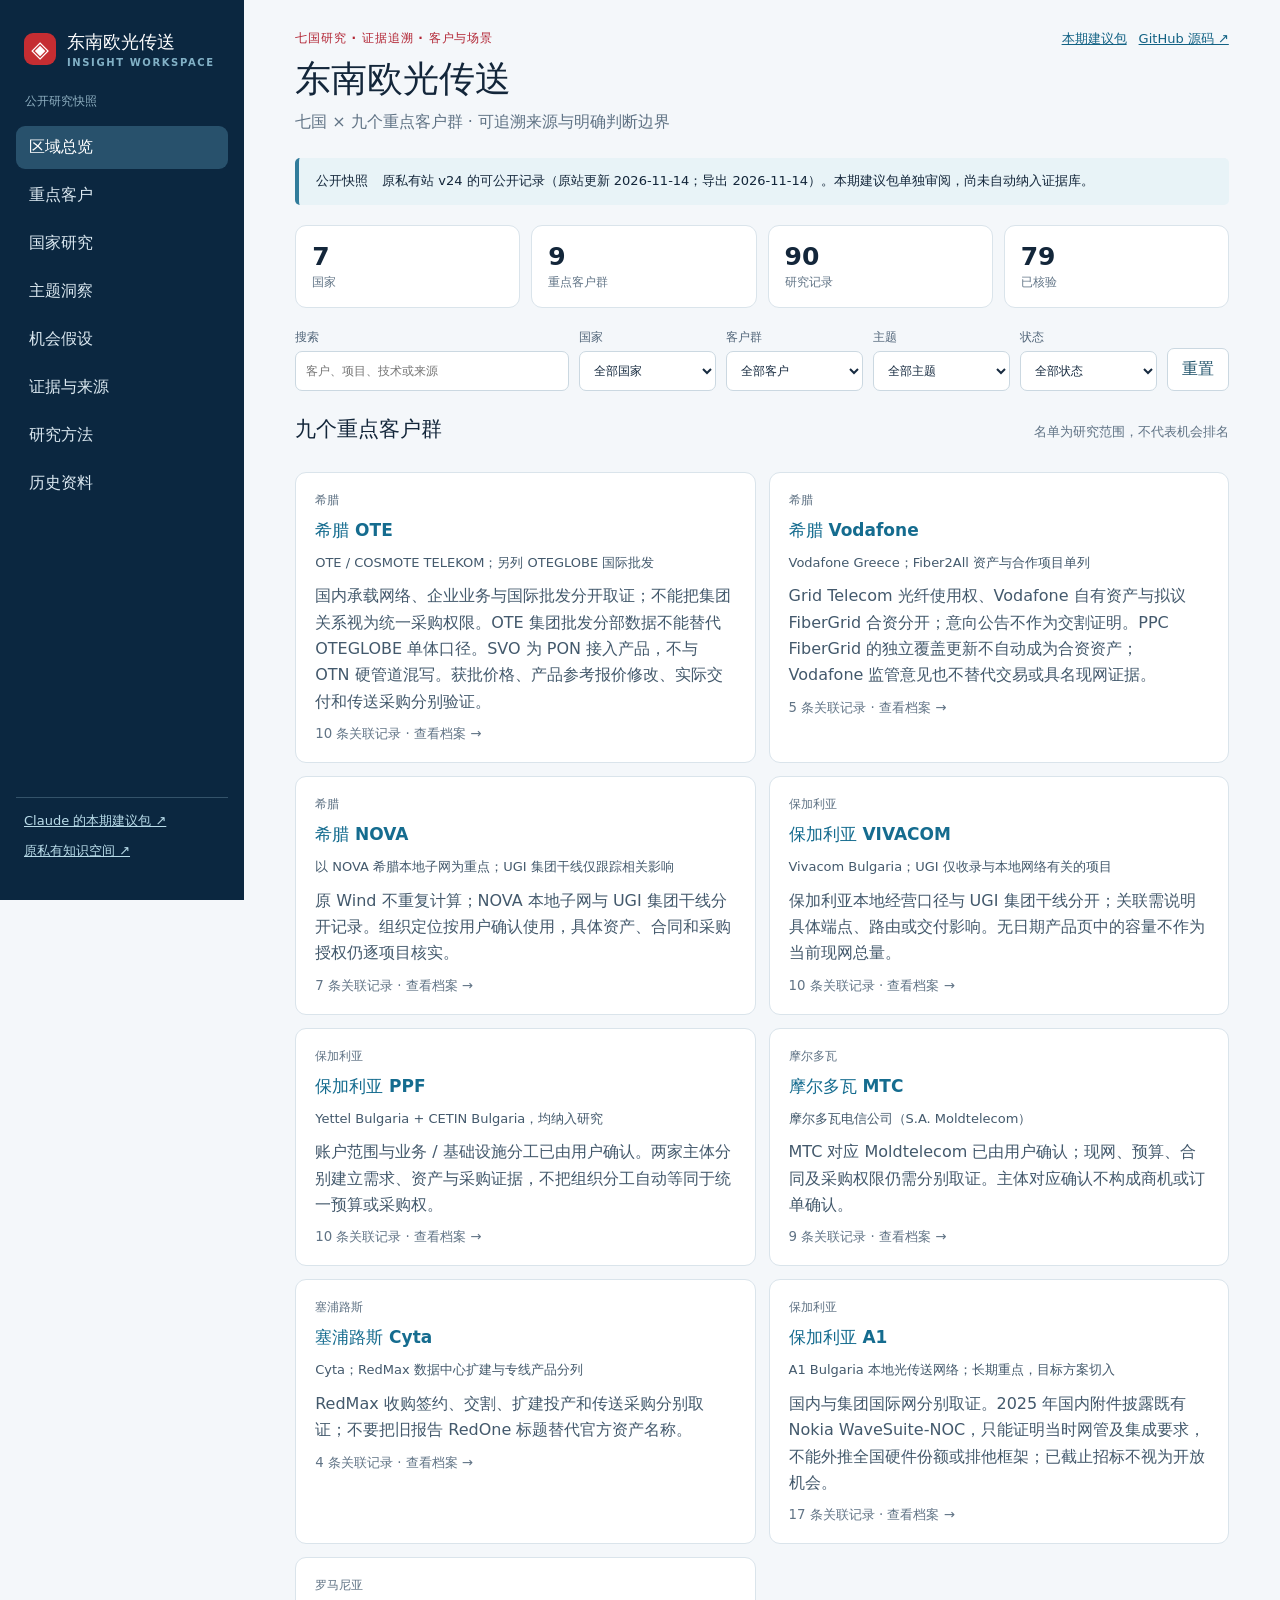
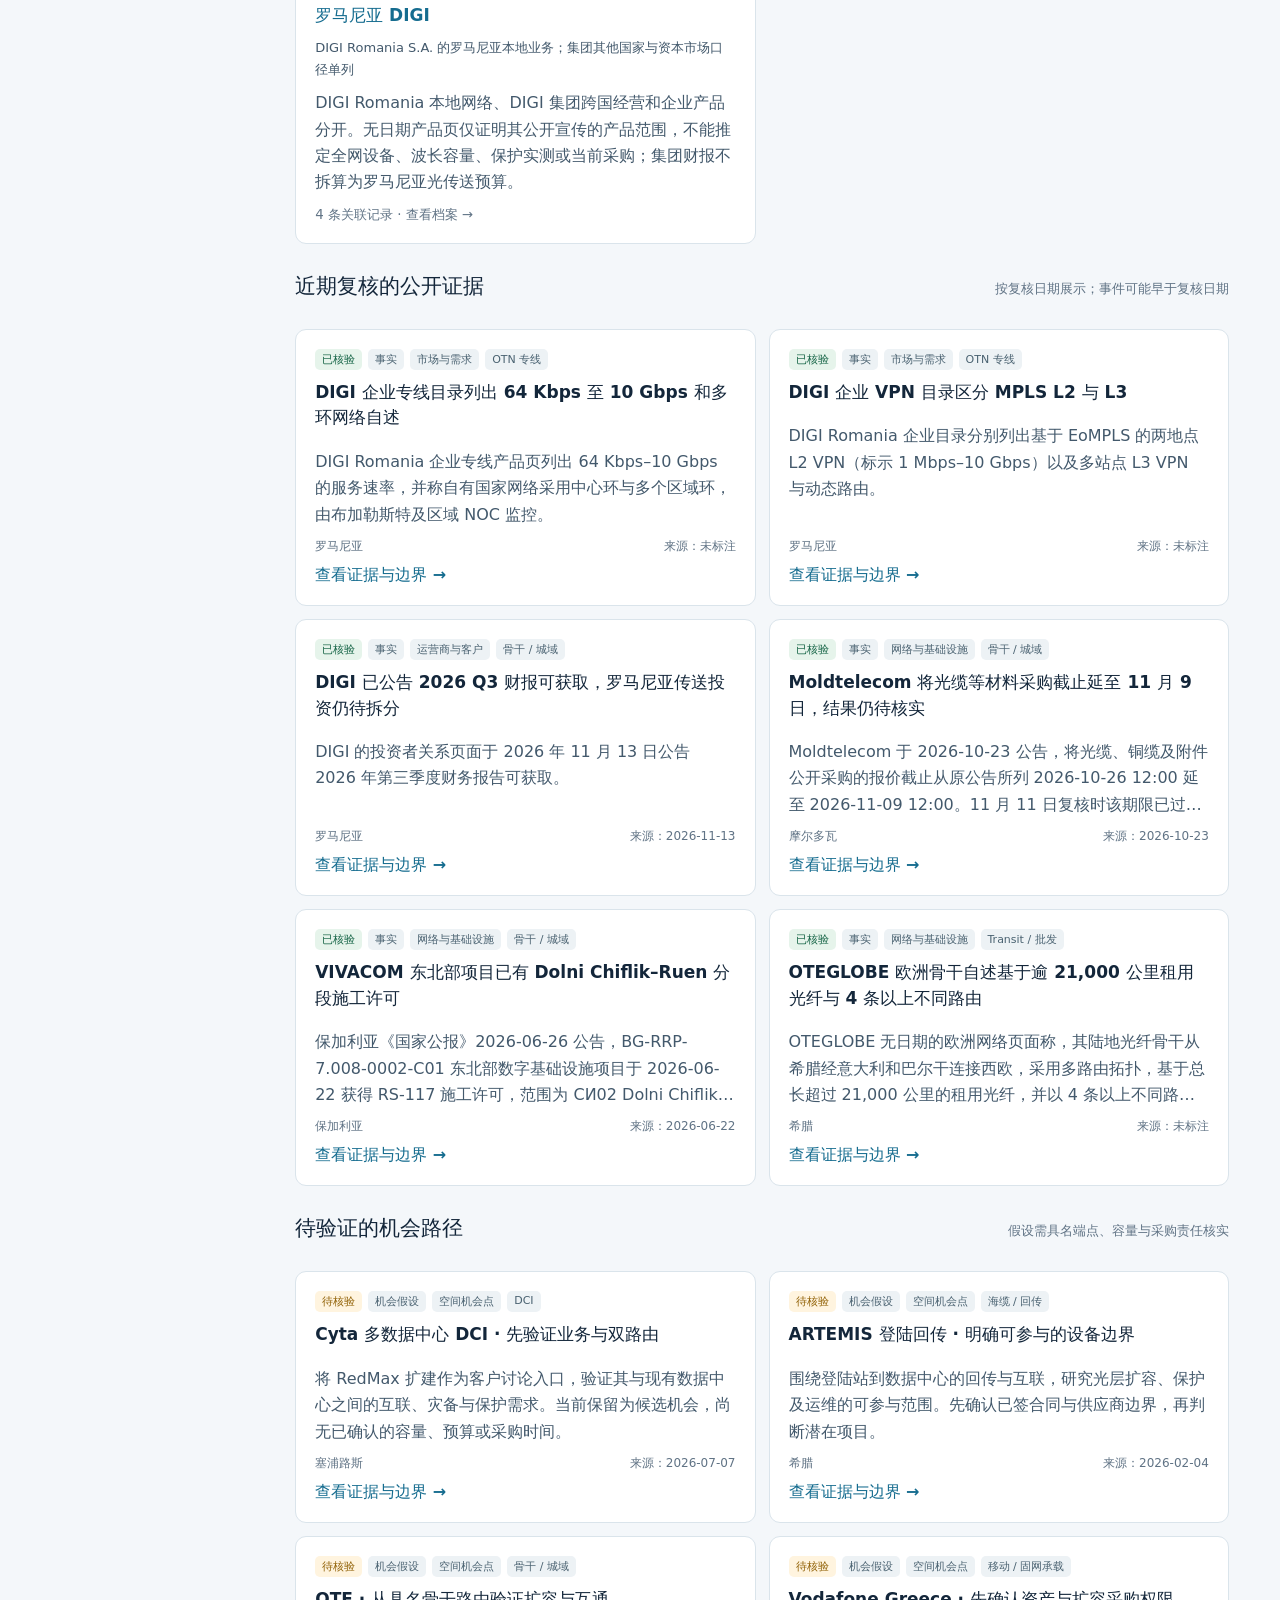
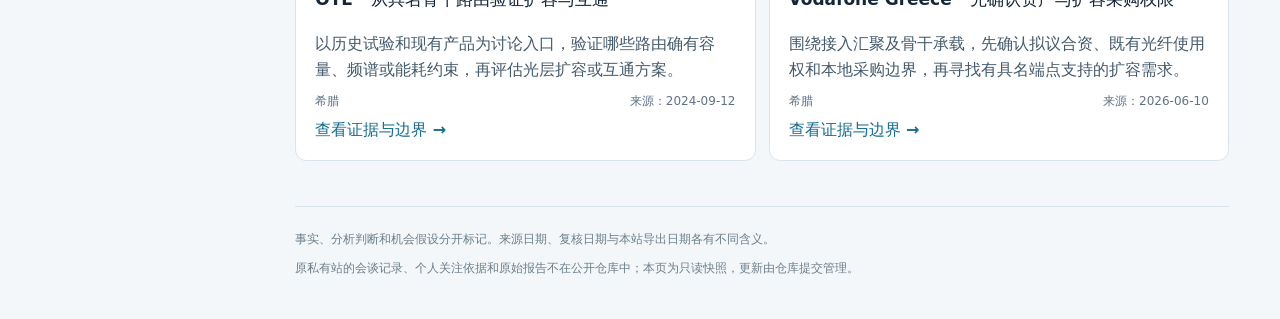
<file: docs/knowledge/index.html>
<!doctype html>
<html lang="zh-CN">
<head>
  <meta charset="utf-8">
  <meta name="viewport" content="width=device-width, initial-scale=1">
  <meta name="theme-color" content="#0b2740">
  <title>东南欧光传送 · 公开研究库</title>
  <meta name="description" content="东南欧七国光传送市场、九个重点客户群、来源证据与机会假设。">
  <link rel="stylesheet" href="./styles.css">
  <script type="module" src="./app.js"></script>
</head>
<body>
  <a class="skip-link" href="#content">跳到内容</a>
  <div class="shell">
    <aside class="sidebar" aria-label="研究导航">
      <a class="brand" href="./"><span class="brand-symbol">◈</span><span>东南欧光传送<small>INSIGHT WORKSPACE</small></span></a>
      <p class="sidebar-caption">公开研究快照</p>
      <nav id="nav"></nav>
      <div class="sidebar-bottom">
        <a href="../">Claude 的本期建议包 ↗</a>
        <a href="https://see-optical-intelligence.zmh8901.chatgpt.site/" target="_blank" rel="noopener noreferrer">原私有知识空间 ↗</a>
      </div>
    </aside>
    <main id="content" tabindex="-1">
      <header class="masthead">
        <div><p class="eyebrow">七国研究 · 证据追溯 · 客户与场景</p><h1 id="page-title">东南欧光传送</h1><p id="page-subtitle" class="muted"></p></div>
        <div class="top-links"><a href="../">本期建议包</a><a href="https://github.com/Purple-Sunshine-Harry/see-search" target="_blank" rel="noopener noreferrer">GitHub 源码 ↗</a></div>
      </header>
      <div class="notice" role="note"><strong>公开快照</strong><span id="snapshot-note">正在载入研究记录…</span></div>
      <section class="metrics" id="metrics" aria-label="研究概况"></section>
      <section class="toolbar" aria-label="筛选研究记录">
        <label class="search-label">搜索<input id="search" type="search" placeholder="客户、项目、技术或来源" autocomplete="off"></label>
        <label>国家<select id="country"></select></label>
        <label>客户群<select id="account"></select></label>
        <label>主题<select id="topic"></select></label>
        <label>状态<select id="status"></select></label>
        <button id="reset" class="reset" type="button">重置</button>
      </section>
      <div id="content-body" aria-live="polite"></div>
      <footer><p>事实、分析判断和机会假设分开标记。来源日期、复核日期与本站导出日期各有不同含义。</p><p>原私有站的会谈记录、个人关注依据和原始报告不在公开仓库中；本页为只读快照，更新由仓库提交管理。</p></footer>
    </main>
  </div>
  <dialog id="detail" aria-labelledby="detail-title"><div id="detail-body"></div><form method="dialog"><button class="close" type="submit">关闭</button></form></dialog>
  <noscript><p class="nojs">本研究库需要 JavaScript 才能显示筛选和条目。结构化数据可直接查看 <a href="./data.json">data.json</a>。</p></noscript>
</body>
</html>
</file>
<file: docs/knowledge/styles.css>
:root{font-family:"Microsoft YaHei","PingFang SC",system-ui,sans-serif;color:#13263a;background:#f4f7fa;font-synthesis:none}
*{box-sizing:border-box}body{margin:0}button,input,select{font:inherit}button{cursor:pointer}a{color:#126284}a:focus-visible,button:focus-visible,input:focus-visible,select:focus-visible{outline:3px solid #50a8c7;outline-offset:2px}.skip-link{position:absolute;top:-60px;left:8px;z-index:8;background:#fff;padding:9px}.skip-link:focus{top:8px}.shell{display:grid;grid-template-columns:244px minmax(0,1fr);min-height:100vh}.sidebar{background:#0b2740;color:#dce9f1;padding:26px 16px;display:flex;flex-direction:column;gap:16px;position:sticky;top:0;height:100vh}.brand{display:flex;align-items:center;gap:11px;color:white;text-decoration:none;font-size:18px;font-weight:700;padding:4px 8px}.brand small{display:block;color:#82b1c6;font-size:10px;letter-spacing:.16em;margin-top:3px}.brand-symbol{display:grid;place-items:center;width:32px;height:32px;border-radius:9px;background:#c52d32;color:white;font-size:23px}.sidebar-caption{color:#8fb0c1;font-size:12px;margin:5px 9px 0}.sidebar nav{display:grid;gap:5px}.sidebar nav button{border:0;background:transparent;color:#dce9f1;text-align:left;border-radius:9px;padding:11px 13px;width:100%}.sidebar nav button.active,.sidebar nav button:hover{background:#28516c;color:white}.sidebar-bottom{margin-top:auto;border-top:1px solid #34536a;padding:14px 8px;display:grid;gap:12px;font-size:13px}.sidebar-bottom a{color:#b9dce9}main{width:100%;max-width:1440px;margin:0 auto;padding:30px clamp(18px,4vw,55px)}.masthead{display:flex;justify-content:space-between;gap:20px;align-items:start}.eyebrow{color:#b22534;font-weight:700;letter-spacing:.07em;font-size:12px;margin:0 0 8px}h1{font-size:clamp(26px,3vw,36px);margin:0 0 8px}h2{font-size:21px;margin:0 0 15px}h3{font-size:17px;margin:0 0 8px}.muted{color:#607385}#page-subtitle{margin:0 0 25px}.top-links{display:flex;gap:12px;align-items:center;flex-wrap:wrap;font-size:13px}.top-links a{white-space:nowrap}.notice{display:flex;gap:14px;align-items:start;background:#e8f3f7;border-left:4px solid #317c9b;border-radius:5px;padding:13px 17px;margin:0 0 20px;font-size:13px;line-height:1.6}.notice strong{white-space:nowrap}.metrics{display:grid;grid-template-columns:repeat(4,minmax(0,1fr));gap:11px;margin-bottom:21px}.metric{background:white;border:1px solid #dae4eb;border-radius:11px;padding:16px}.metric b{display:block;font-size:25px;font-variant-numeric:tabular-nums}.metric span{color:#617486;font-size:12px}.toolbar{display:grid;grid-template-columns:minmax(190px,2fr) repeat(4,minmax(115px,1fr)) auto;gap:10px;align-items:end;margin:0 0 24px}.toolbar label{display:grid;gap:5px;color:#516579;font-size:12px}.toolbar input,.toolbar select{height:40px;width:100%;border:1px solid #cbd8e1;border-radius:7px;background:white;color:#172b40;padding:0 10px;min-width:0}.reset,.secondary{background:white;border:1px solid #cbd8e1;border-radius:7px;color:#23556c;padding:10px 14px}.section-head{display:flex;align-items:baseline;justify-content:space-between;gap:10px;margin:10px 0 14px}.section-head p{margin:0;color:#607385;font-size:13px}.grid{display:grid;grid-template-columns:repeat(2,minmax(0,1fr));gap:13px}.card,.panel{background:white;border:1px solid #dae4eb;border-radius:11px;padding:19px;min-width:0}.card{display:flex;flex-direction:column;gap:10px}.card p,.panel p{margin:0;color:#43596c;line-height:1.65}.card-top{display:flex;gap:8px;justify-content:space-between;align-items:start}.tags{display:flex;flex-wrap:wrap;gap:6px}.tag{border-radius:5px;padding:3px 7px;background:#edf2f5;color:#4a6271;font-size:11px}.tag.verified{color:#136344;background:#e6f4eb}.tag.pending{color:#906004;background:#fff4df}.tag.inference{color:#694a85;background:#f2ebf7}.tag.conflict{color:#9a473b;background:#fff0ea}.card small{color:#617486}.card button{background:transparent;color:#156c8f;border:0;text-align:left;padding:0;font-weight:600;align-self:flex-start}.card button:hover{text-decoration:underline}.account-button{display:block;border:0;background:none;text-align:left;padding:0;color:#15374c;font-size:17px;font-weight:700}.account-button:hover{text-decoration:underline}.account-country{font-size:12px;color:#607385}.panel{margin-bottom:14px}.panel ul{margin:9px 0 0;padding-left:20px;color:#43596c;line-height:1.65}.panel li+li{margin-top:6px}.two-col{display:grid;grid-template-columns:repeat(2,minmax(0,1fr));gap:13px}.empty{background:#fff;border:1px dashed #bdced8;border-radius:10px;padding:27px;color:#607385}.source{font-size:12px;color:#607385;margin-top:auto}.source a{overflow-wrap:anywhere}.account-summary{font-size:13px;color:#4d6577}.section{margin-bottom:28px}.country-card{cursor:pointer}.country-card strong{font-size:25px;color:#b42e36}.country-card:hover,.card:focus-within{border-color:#94b4c5}.record{min-height:210px}.record h3{line-height:1.5}.record .summary{display:-webkit-box;-webkit-line-clamp:3;-webkit-box-orient:vertical;overflow:hidden}.record-meta{display:flex;justify-content:space-between;gap:10px;align-items:center;font-size:12px;color:#607385;margin-top:auto}.split-list{display:grid;gap:9px}.split-list button{background:white;border:1px solid #dae4eb;border-radius:8px;text-align:left;padding:13px 16px;color:#28475e}.split-list button:hover{border-color:#6aa2b7}footer{border-top:1px solid #d8e3ea;margin-top:45px;padding-top:12px;font-size:12px;color:#6a7e8b}dialog{width:min(800px,calc(100vw - 25px));max-height:88vh;border:1px solid #bdced9;border-radius:12px;padding:24px;box-shadow:0 28px 75px #10283955}dialog::backdrop{background:#0b2740aa}dialog h2{padding-right:20px}dialog section{padding:14px 0;border-top:1px solid #e2e9ee;line-height:1.7}dialog section h3{font-size:14px;margin:0 0 5px;color:#3d5d71}dialog section p{margin:0;white-space:pre-wrap}dialog dl{display:grid;grid-template-columns:140px 1fr;gap:7px 12px;margin:12px 0}dialog dt{color:#64798a}dialog dd{margin:0;overflow-wrap:anywhere}dialog .close{background:#0e5774;border:0;border-radius:7px;color:white;padding:9px 18px;float:right}dialog form{position:sticky;bottom:-24px;background:white;padding:12px 0;min-height:55px}.error{border-color:#dc928d;color:#8a322b}.nojs{padding:20px}
@media(max-width:1100px){.toolbar{grid-template-columns:repeat(3,minmax(0,1fr))}.search-label{grid-column:span 2}.metrics{grid-template-columns:repeat(2,1fr)}}
@media(max-width:760px){.shell{display:block}.sidebar{height:auto;position:static;padding:13px;gap:8px}.brand{font-size:16px}.sidebar-caption,.sidebar-bottom{display:none}.sidebar nav{display:flex;overflow-x:auto;white-space:nowrap}.sidebar nav button{width:auto;padding:8px 11px}main{padding:22px 15px}.masthead{display:block}.top-links{margin-bottom:18px}.toolbar{grid-template-columns:repeat(2,minmax(0,1fr))}.search-label{grid-column:span 2}.grid,.two-col{grid-template-columns:1fr}.metrics{grid-template-columns:repeat(2,1fr)}dialog{padding:17px}dialog dl{grid-template-columns:1fr;gap:2px}dialog dd{margin-bottom:7px}}
</file>
